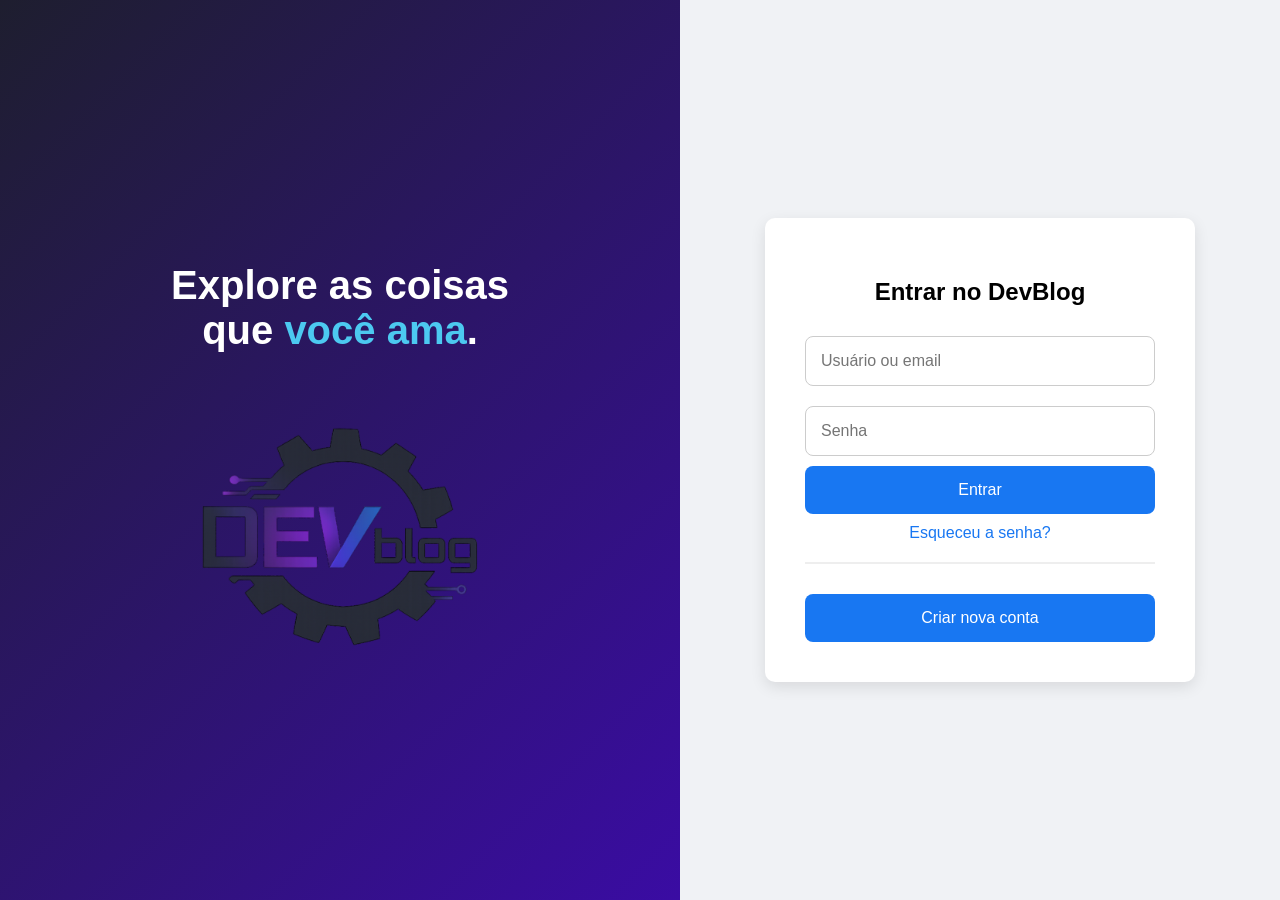
<file: index.html>
<link rel="stylesheet" href="login.css">
<body class="login-page">

<div class="login-container">

    <!-- LADO ESQUERDO -->
    <div class="login-left">
        <h1>Explore as coisas que <span>você ama</span>.</h1>
        <img src="logo.png" alt="Imagem destaque">
    </div>

    <!-- LADO DIREITO -->
    <div class="login-right">
        <div class="login-box">

            <h2>Entrar no DevBlog</h2>

            <input type="text" id="loginUser" placeholder="Usuário ou email">
            <input type="password" id="loginPass" placeholder="Senha">

            <button onclick="login()">Entrar</button>

            <p class="link">Esqueceu a senha?</p>

            <hr>

            <button class="btn-secundario" onclick="window.location.href='registro.html'">
                Criar nova conta
            </button>

        </div>
    </div>

</div>

</body>
</file>
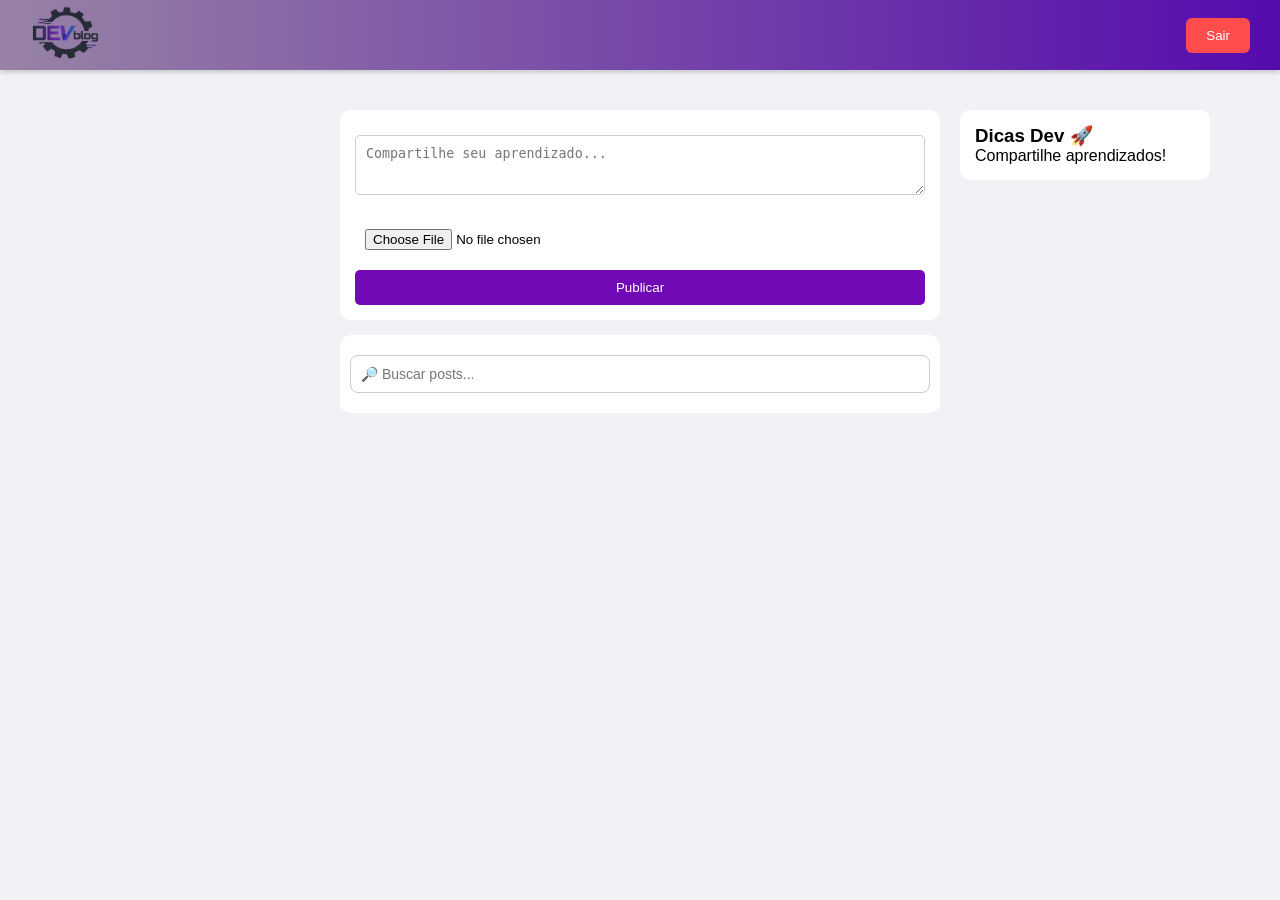
<file: dashboard.html>
<!DOCTYPE html>
<html lang="pt-br">
<head>
<meta charset="UTF-8">
<title>DevBlog</title>
<link rel="stylesheet" href="style.css">
</head>
<body class="dashboard">

<div class="layout">

    <!-- ESQUERDA -->
    <aside class="sidebar">
        <div id="perfil"></div>
    </aside>

    <!-- CENTRO -->
    <main class="feed">

       <div class="criarPost">
    <textarea id="postTexto" placeholder="Compartilhe seu aprendizado..."></textarea>

    <input type="file" id="postImagem" accept="image/*">

    <button onclick="criarPost()">Publicar</button>
</div>

        <div class="buscaBox">
            <input type="text" id="buscaPost" placeholder="🔎 Buscar posts..." onkeyup="buscarPosts()">
        </div>
  
        <div id="posts"></div>

    </main>

    <!-- DIREITA -->
    <aside class="right">
        <h3>Dicas Dev 🚀</h3>
        <p>Compartilhe aprendizados!</p>
    </aside>

</div>

<header class="topbar">
    <div class="logoArea">
        <img src="logo.png" class="logoTop">
    </div>

    <button onclick="logout()" class="btnSair">Sair</button>
</header>

<script src="script.js"></script>
</body>
</file>
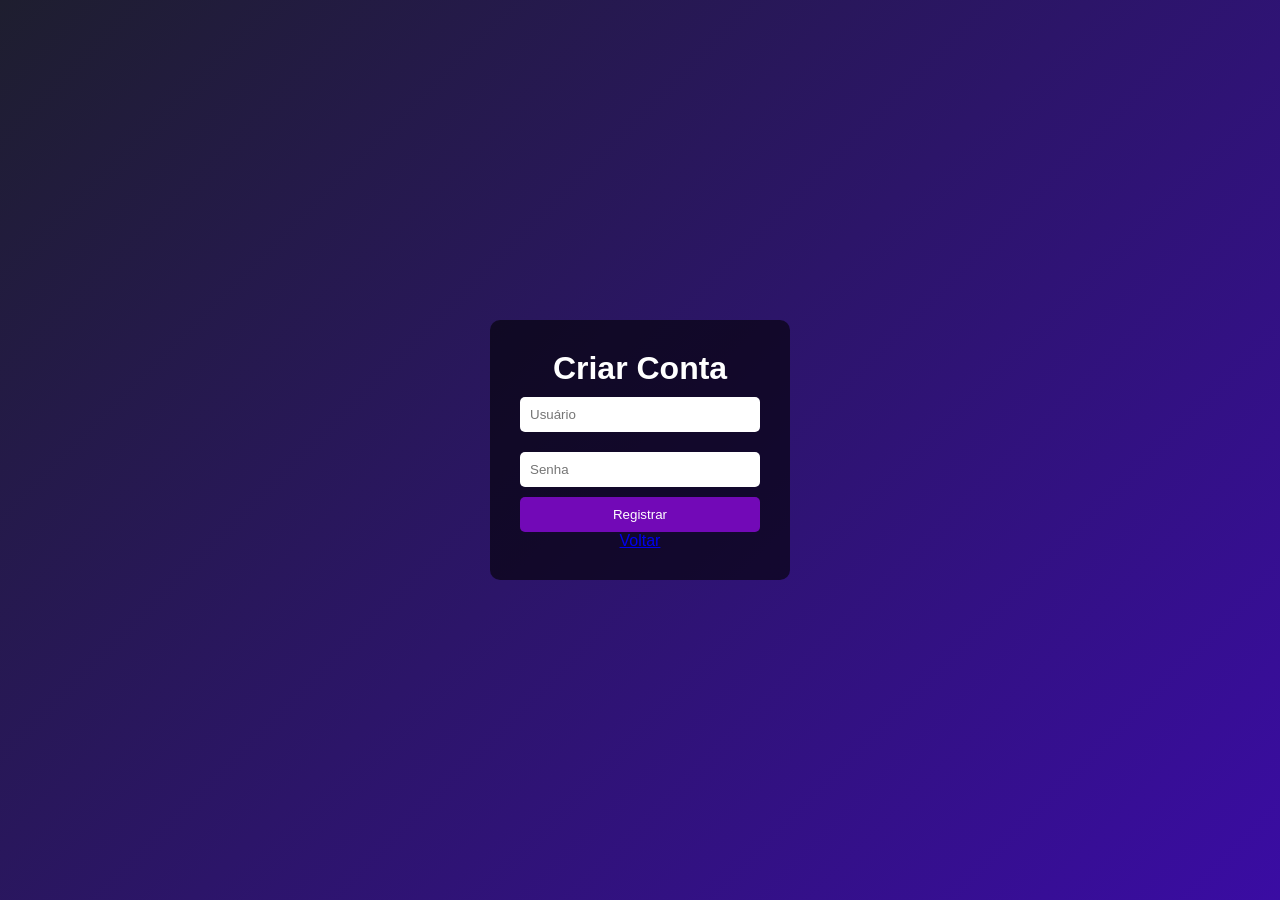
<file: registro.html>
<!DOCTYPE html>
<html lang="pt-br">
<head>
<meta charset="UTF-8">
<title>Registrar</title>
<link rel="stylesheet" href="style.css">
</head>

<body class="auth">

<div class="container">
    <h1>Criar Conta</h1>

    <input type="text" id="regUser" placeholder="Usuário">
    <input type="password" id="regPass" placeholder="Senha">

    <button onclick="registrar()">Registrar</button>

    <p><a href="index.html">Voltar</a></p>
</div>

<script src="script.js"></script>
</body>
</html>
</file>
<file: login.css>
/* FUNDO */
.login-page {
    margin: 0;
    font-family: Arial, sans-serif;
    background: #f0f2f5;
}

/* CONTAINER */
.login-container {
    display: flex;
    height: 100vh;
}

/* ESQUERDA */
.login-left {
    flex: 1;
    background: linear-gradient(135deg, #1e1e2f, #3a0ca3);
    color: white;

    display: flex;
    flex-direction: column;
    justify-content: center;
    align-items: center;
    padding: 40px;
}

.login-left h1 {
    font-size: 40px;
    text-align: center;
    max-width: 400px;
}

.login-left span {
    color: #4cc9f0;
}

.login-left img {
    width: 300px;
    margin-top: 30px;
}

/* DIREITA */
.login-right {
    flex: 1;
    display: flex;
    justify-content: center;
    align-items: center;
}

/* BOX LOGIN */
.login-box {
    background: white;
    padding: 40px;
    border-radius: 10px;
    width: 350px;
    box-shadow: 0 5px 15px rgba(0,0,0,0.1);
}

/* TÍTULO */
.login-box h2 {
    text-align: center;
    margin-bottom: 20px;
}

/* INPUTS GRANDES */
.login-box input {
    width: 100%;
    padding: 15px; /* MAIOR */
    margin: 10px 0;
    border-radius: 8px;
    border: 1px solid #ccc;
    font-size: 16px;
}

/* BOTÃO PRINCIPAL */
.login-box button {
    width: 100%;
    padding: 15px;
    background: #1877f2;
    border: none;
    color: white;
    font-size: 16px;
    border-radius: 8px;
    cursor: pointer;
}

.login-box button:hover {
    background: #166fe5;
}

/* LINK */
.link {
    text-align: center;
    color: #1877f2;
    cursor: pointer;
    margin: 10px 0;
}

/* BOTÃO SECUNDÁRIO */
.btn-secundario {
    background: #42b72a;
    margin-top: 10px;
}

.btn-secundario:hover {
    background: #36a420;
}

/* LINHA */
hr {
    margin: 20px 0;
    border: 1px solid #eee;
}

/* RESPONSIVO */
@media (max-width: 900px) {
    .login-left {
        display: none;
    }

    .login-right {
        flex: 1;
    }
}
</file>
<file: style.css>
/* ================= RESET ================= */
* {
    margin: 0;
    padding: 0;
    box-sizing: border-box; /* IMPORTANTE */
}

body {
    font-family: Arial, sans-serif;
}

/* ================= LOGIN / REGISTRO ================= */
body.auth {
    background: linear-gradient(135deg, #1e1e2f, #3a0ca3);
    color: white;
    display: flex;
    justify-content: center;
    align-items: center;
    height: 100vh;
}

/* BOX CENTRAL */
.container {
    background: rgba(0, 0, 0, 0.6);
    padding: 30px;
    border-radius: 10px;
    width: 300px;
    text-align: center;
}

/* INPUTS */
input, textarea {
    width: 100%;
    margin: 10px 0;
    padding: 10px;
    border: none;
    border-radius: 5px;
}

/* BOTÕES PADRÃO */
button {
    width: 100%;
    padding: 10px;
    background: #7209b7;
    border: none;
    color: white;
    cursor: pointer;
    border-radius: 5px;
}

button:hover {
    background: #560bad;
}

/* ================= HEADER ================= */
.topbar {
    position: fixed;
    top: 0;
    left: 0;
    width: 100%;
    height: 70px;
    background: linear-gradient(90deg, #9783a5, #560bad);

    display: flex;
    justify-content: space-between;
    align-items: center;

    padding: 0 30px;
    box-shadow: 0 2px 5px rgba(0,0,0,0.2);
    z-index: 1000;
}

/* LOGO */
/* DASHBOARD */
body.dashboard .logoTop {
    height: 60px;
}

body.auth .logo {
    width: 180px;
    height: auto;
    margin-bottom: 20px;
    filter: drop-shadow(0 0 10px rgba(114, 9, 183, 0.5));
}
/* BOTÃO SAIR */
.btnSair {
    background: #ff4d4d;
    border: none;
    padding: 10px 20px;
    border-radius: 6px;
    color: white;
    cursor: pointer;
    width: auto;
    white-space: nowrap;
}

.btnSair:hover {
    background: #cc0000;
}

/* ================= DASHBOARD ================= */
body.dashboard {
    background: #f0f2f5;
}

/* LAYOUT */
.layout {
    display: flex;
    justify-content: center;
    align-items: flex-start;
    gap: 20px;
    padding: 20px;
    margin-top: 90px; /* espaço pro header */
}

/* SIDEBAR */
.sidebar {
    width: 250px;
}

/* FEED */
.feed {
    width: 600px;
}

/* LADO DIREITO */
.right {
    width: 250px;
    background: white;
    padding: 15px;
    border-radius: 10px;
    height: fit-content;
}

/* RESPONSIVO */
@media (max-width: 1000px) {
    .sidebar,
    .right {
        display: none;
    }

    .feed {
        width: 100%;
    }
}

/* ================= PERFIL ================= */
.perfilBox {
    background: white;
    padding: 15px;
    border-radius: 10px;
    text-align: center;
}

.fotoPerfil {
    width: 80px;
    height: 80px;
    border-radius: 50%;
    object-fit: cover;
}

/* ================= CRIAR POST ================= */
.criarPost {
    background: white;
    padding: 15px;
    border-radius: 10px;
    margin-bottom: 15px;
}

.criarPost textarea {
    height: 60px;
    border: 1px solid #ccc;
}

/* ================= POSTS ================= */
#posts {
    max-width: 700px;
    margin: 30px auto;
}

/* CARD */
.post-card {
    background: #1e1e2f;
    border-radius: 12px;
    padding: 16px;
    margin-bottom: 20px;
    box-shadow: 0 4px 10px rgba(0,0,0,0.3);
    color: white;
}

/* HEADER */
.post-header {
    display: flex;
    align-items: center;
    margin-bottom: 10px;
}

.avatar {
    width: 40px;
    height: 40px;
    border-radius: 50%;
    margin-right: 10px;
}

.username {
    font-weight: bold;
}

/* TEXTO */
.post-content {
    margin: 10px 0;
    font-size: 15px;
}

/* AÇÕES */
.post-actions {
    display: flex;
    gap: 10px;
    margin-top: 10px;
}

.post-actions button {
    background: #2a2a40;
    border: none;
    padding: 6px 10px;
    border-radius: 6px;
    cursor: pointer;
    color: white;
}

.post-actions button:hover {
    background: #3a3a5a;
}

.delete {
    background: #ff4d4d !important;
}

/* COMENTÁRIOS */
.comentarios {
    margin-top: 15px;
}

.comentario {
    background: #2a2a40;
    padding: 6px;
    border-radius: 6px;
    margin-bottom: 5px;
    display: flex;
    justify-content: space-between;
}

.comentario strong {
    margin-right: 5px;
}

/* INPUT COMENTÁRIO */
.comentario-box {
    display: flex;
    gap: 5px;
    margin-top: 10px;
}

.comentario-box input {
    flex: 1;
    padding: 6px;
    border-radius: 6px;
    border: none;
}

.comentario-box button {
    background: #5865f2;
    border: none;
    padding: 6px 10px;
    border-radius: 6px;
    color: white;
    cursor: pointer;
}
/* MELHORAR CAIXA DE COMENTÁRIO */
.comentario-box {
    display: flex;
    flex-direction: column; /* muda para vertical */
    gap: 8px;
    margin-top: 10px;
}

.comentario-box textarea {
    width: 100%;
    min-height: 80px; /* AQUI aumenta o tamanho */
    padding: 10px;
    border-radius: 8px;
    border: none;
    resize: vertical; /* permite usuário aumentar */
    font-size: 14px;
}

.comentario button {
    width: auto;
    padding: 3px 6px;
    font-size: 12px;
    background: transparent;
    border: none;
    color: #ff4d4d;
    cursor: pointer;
}

.comentario button:hover {
    color: #ff0000;
    transform: scale(1.1);
}
.buscaBox {
    background: white;
    padding: 10px;
    border-radius: 10px;
    margin-bottom: 15px;
}

.buscaBox input {
    width: 100%;
    padding: 10px;
    border-radius: 8px;
    border: 1px solid #ccc;
    font-size: 14px;
}
.post-img {
    width: 100%;
    max-height: 400px;
    object-fit: cover;
    border-radius: 10px;
    margin-top: 10px;
}
</file>
